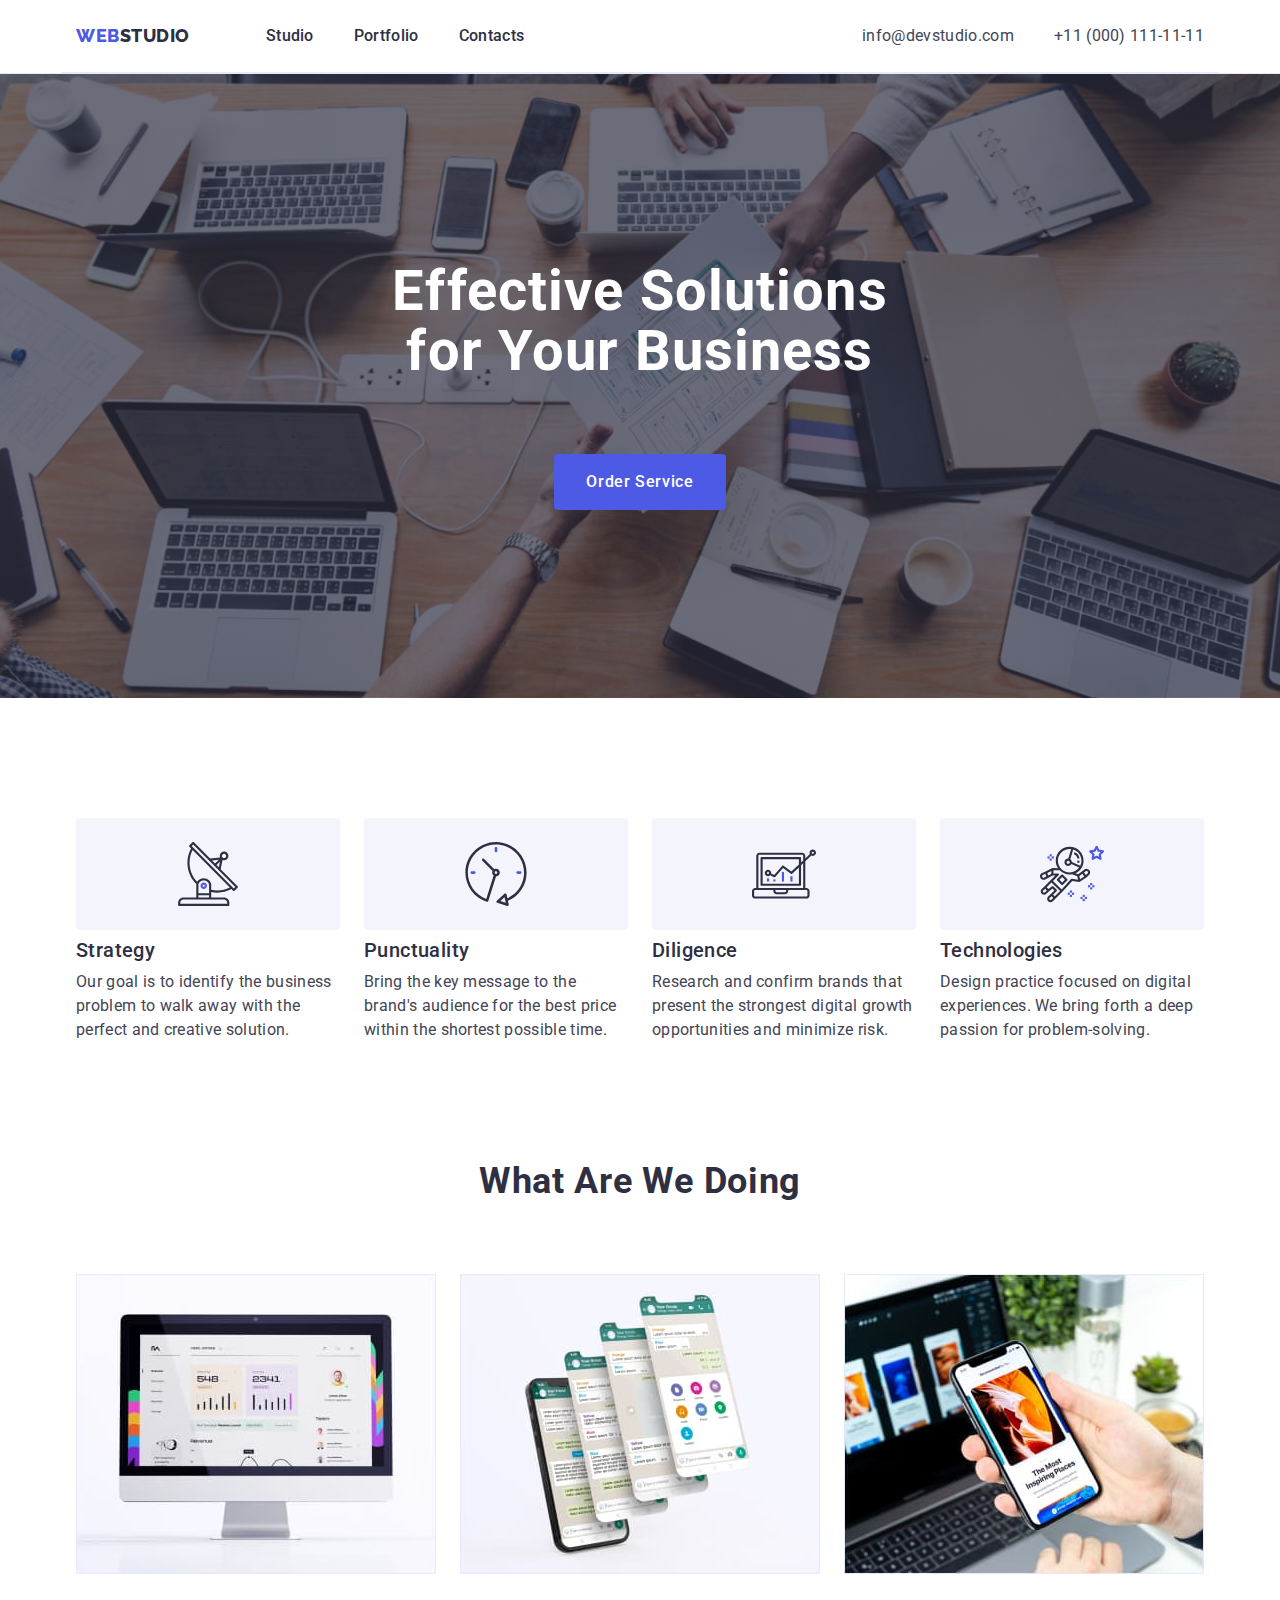
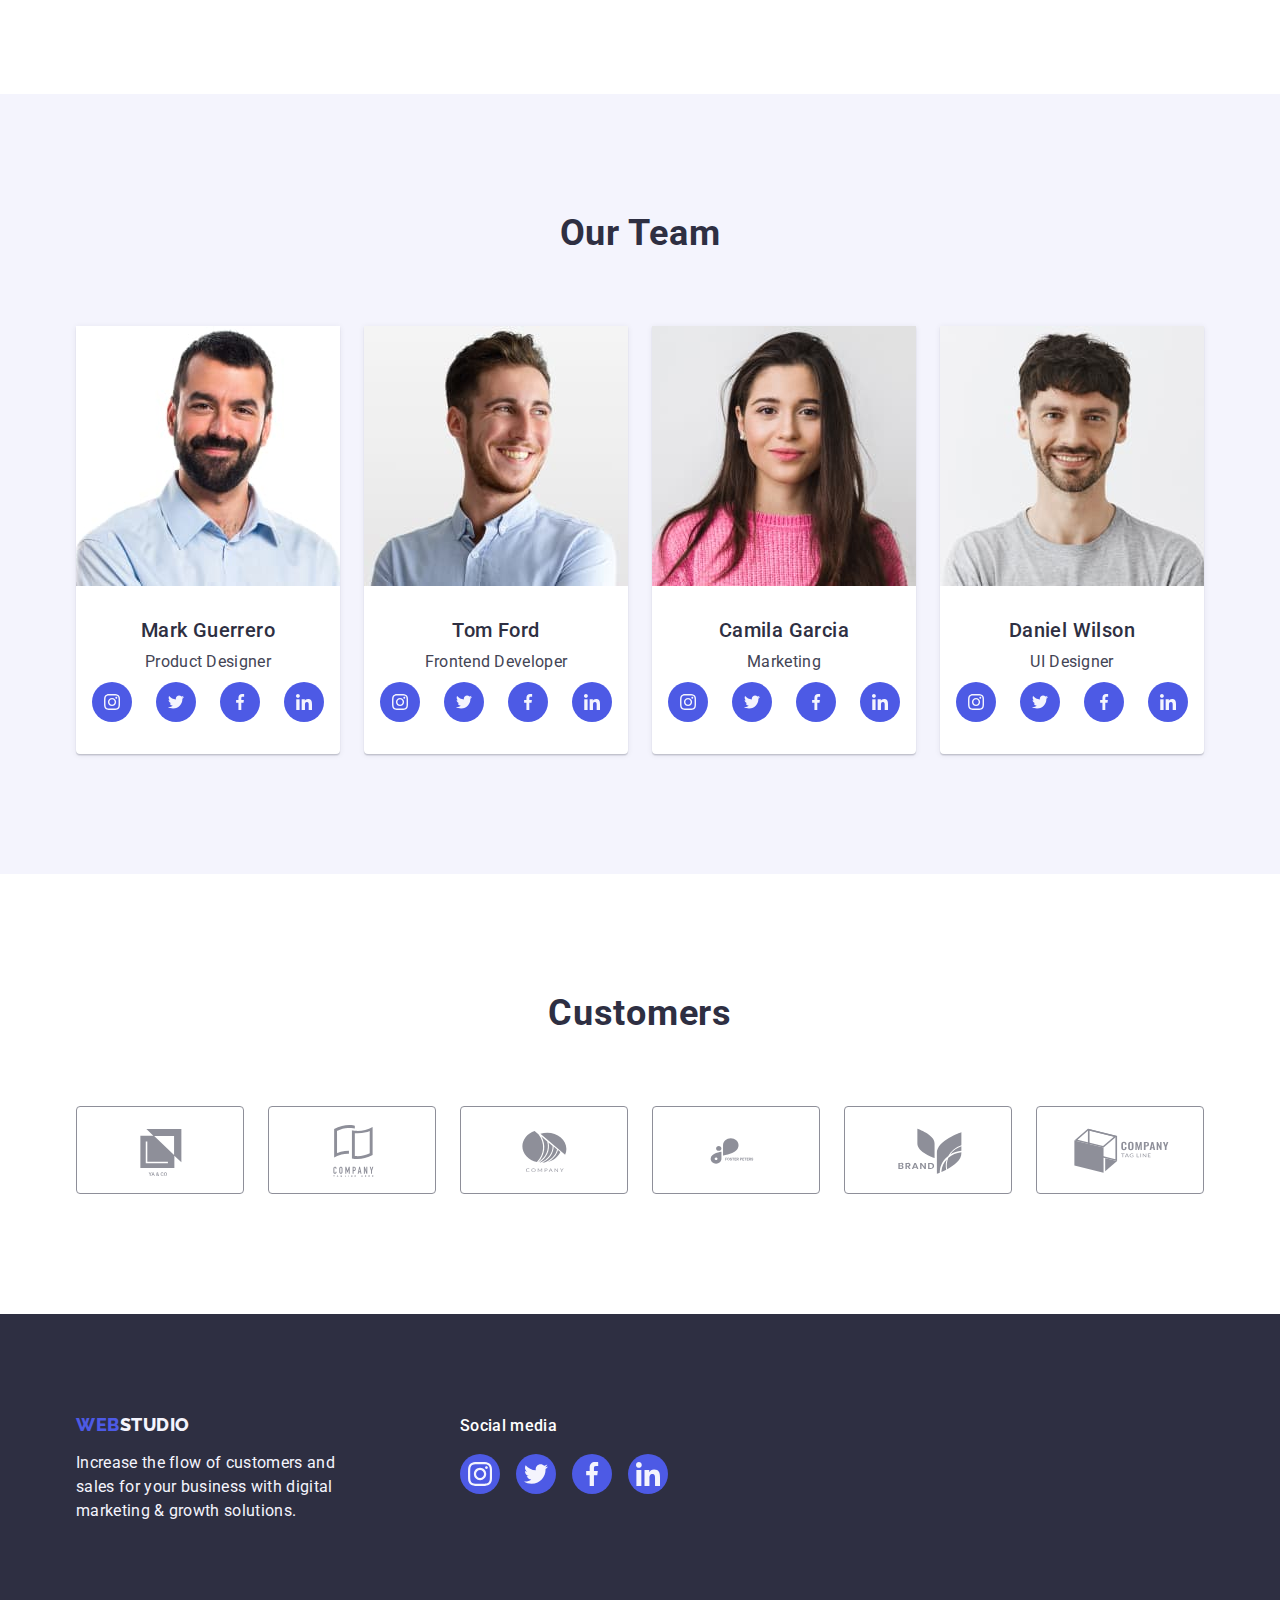
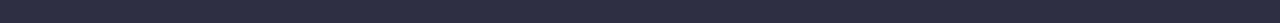
<file: index.html>
<!DOCTYPE html>
<html lang="en">
<head>
    <meta charset="UTF-8">
    <meta name="viewport" content="width=device-width, initial-scale=1.0">
    <title>Document_main</title>
    <link rel="preconnect" href="https://fonts.googleapis.com">
    <link rel="preconnect" href="https://fonts.gstatic.com" crossorigin>
    <link href="https://fonts.googleapis.com/css2?family=Raleway:wght@800&family=Roboto:wght@400;500;700;900&display=swap" 
    rel="stylesheet">
    <link rel="stylesheet" href="https://cdnjs.cloudflare.com/ajax/libs/modern-normalize/2.0.0/modern-normalize.min.css" 
    integrity="sha512-4xo8blKMVCiXpTaLzQSLSw3KFOVPWhm/TRtuPVc4WG6kUgjH6J03IBuG7JZPkcWMxJ5huwaBpOpnwYElP/m6wg==" 
    crossorigin="anonymous" 
    referrerpolicy="no-referrer" />
    <link href="css/styles.css" rel="stylesheet">
</head>
<body>
    <header class="header_main">
        <div class="container header_div"> 
        <nav class="header_nav"> 
            <a href="./index.html" class="logo_web link">WEB<span class="logo_header">Studio</span></a>           
             <ul class="list list_nav">
                <li><a href="./index.html" class="link">Studio</a></li>
                <li><a href="./portfolio.html" class="link">Portfolio</a></li>
                <li><a href="" class="link">Contacts</a></li>
            </ul>
        </nav>
        <address class="header_address">
            <ul class="list list_address">
              <li><a href="mailto:info@devstudio.com" class="link_address link ">info@devstudio.com</a></li>
              <li><a href="tel:+110001111111" class="link link_address">+11 (000) 111-11-11</a></li>
            </ul>
          </address>
        </div>
    </header>
    <main>
        <section class="header_background">
        <div class="container">
            <h1 class="header-primary">Effective Solutions for Your Business</h1>
            <button type="button" class="button_first button_text">Order Service</button>
        </div>
        </section>
        <section class="section_strategy">
        <div class="container">
            <h2 class="visually-hidden">/</h2>
                <ul class="list list_strategy">
                    <li class="strategy_calc">
                    <div class="strategy_icons_backgr">
                    <svg width="64" height="64">
                    <use href="./images/icons.svg#icon-antenna-1"></use>
                    </svg></div>
                    <h3 class="terms">Strategy</h3>
                    <p class="terms_description">Our goal is to identify the business problem to walk away with the perfect and creative solution.</p>
                    </li>
                    <li class="strategy_calc">
                    <div class="strategy_icons_backgr">
                    <svg width="64" height="64">
                    <use href="./images/icons.svg#icon-clock-1"></use>
                    </svg></div>
                    <h3 class="terms">Punctuality</h3>
                    <p class="terms_description">Bring the key message to the brand's audience for the best price within the shortest possible time.</p>
                    </li>
                    <li class="strategy_calc">
                    <div class="strategy_icons_backgr">
                    <svg width="64" height="64">
                    <use href="./images/icons.svg#icon-diagram-1"></use>
                    </svg></div>
                    <h3 class="terms">Diligence</h3>
                    <p class="terms_description">Research and confirm brands that present the strongest digital growth opportunities and minimize risk.</p>
                    </li>
                    <li class="strategy_calc">
                    <div class="strategy_icons_backgr">
                    <svg width="64" height="64">
                    <use href="./images/icons.svg#icon-astronaut-1"></use>
                    </svg></div>
                    <h3 class="terms">Technologies</h3>
                    <p class="terms_description">Design practice focused on digital experiences. We bring forth a deep passion for problem-solving.</p>
                    </li>
                </ul> 
            </div>
        </section>
        <section class="section">
        <div class="container">
            <h2 class="header_third">What are we doing</h2>
                <ul class="list list_doing">
                    <li class="doing_calc"><img src="./images/img1.jpg" alt="comp"></li>
                    <li class="doing_calc"><img src="./images/img2.jpg" alt="phone"></li>
                    <li class="doing_calc"><img src="./images/img3.jpg" alt="handwithphone"></li>
                </ul>
        </div>
        </section>
        <section class="section background">
        <div class="container">
            <h2 class="header_fourth">Our Team</h2>
                <ul class="list list_team">
                    <li class="photo-team">
                        <img src="./images/img4.jpg" alt="smiling middle-aged man with beard">
                        <div class="team_div">
                        <h3 class="terms_team">Mark Guerrero</h3> 
                        <p class="terms_description_team">Product Designer</p>
                <ul class="list team_social_links">
                    <li class="social_icon_list">  
                        <a href="/" class="social_icons">
                        <svg width="16" height="16" class="icons_team">
                        <use width="16" href="./images/icons.svg#icon-instagram-m"></use>
                        </svg></a></li>
                    <li class="social_icon_list">  
                        <a href="/" class="social_icons">
                        <svg width="16" height="16" class="icons_team">
                        <use width="16" href="./images/icons.svg#icon-twitter-m"></use>
                        </svg></a></li>
                    <li class="social_icon_list">  
                        <a href="/" class="social_icons">
                        <svg width="16" height="16" class="icons_team">
                        <use width="16" href="./images/icons.svg#icon-facebook-m"></use>
                        </svg></a></li>
                    <li class="social_icon_list">  
                        <a href="/" class="social_icons">
                        <svg width="16" height="16" class="icons_team">
                        <use width="16" href="./images/icons.svg#icon-linkedin-m"></use>
                        </svg></a></li></ul>
                    </div></li>
                    <li class="photo-team">
                        <img src="./images/img5.jpg" alt="smiling young man in blue shirt">
                        <div class="team_div">
                        <h3 class="terms_team">Tom Ford</h3> 
                        <p class="terms_description_team">Frontend Developer</p>
                <ul class="list team_social_links">
                    <li class="social_icon_list">  
                        <a href="/" class="social_icons">
                        <svg width="16" height="16" class="icons_team">
                        <use width="16" href="./images/icons.svg#icon-instagram-m"></use>
                        </svg></a></li>
                    <li class="social_icon_list">  
                        <a href="/" class="social_icons">
                        <svg width="16" height="16" class="icons_team">
                        <use width="16" href="./images/icons.svg#icon-twitter-m"></use>
                        </svg></a></li>
                    <li class="social_icon_list">  
                        <a href="/" class="social_icons">
                        <svg width="16" height="16" class="icons_team">
                        <use width="16" href="./images/icons.svg#icon-facebook-m"></use>
                        </svg></a></li>
                    <li class="social_icon_list">  
                        <a href="/" class="social_icons">
                        <svg width="16" height="16" class="icons_team">
                        <use width="16" href="./images/icons.svg#icon-linkedin-m"></use>
                        </svg></a></li></ul>
                        </div></li>
                    <li class="photo-team">
                        <img src="./images/img6.jpg" alt="beautiful young woman with long dark hair">
                        <div class="team_div">  
                        <h3 class="terms_team">Camila Garcia</h3> 
                        <p class="terms_description_team">Marketing</p>
                <ul class="list team_social_links">
                    <li class="social_icon_list">  
                        <a href="/" class="social_icons">
                        <svg width="16" height="16" class="icons_team">
                        <use width="16" href="./images/icons.svg#icon-instagram-m"></use>
                        </svg></a></li>
                    <li class="social_icon_list">  
                        <a href="/" class="social_icons">
                        <svg width="16" height="16" class="icons_team">
                        <use width="16" href="./images/icons.svg#icon-twitter-m"></use>
                        </svg></a></li>
                    <li class="social_icon_list">  
                        <a href="/" class="social_icons">
                        <svg width="16" height="16" class="icons_team">
                        <use width="16" href="./images/icons.svg#icon-facebook-m"></use>
                        </svg></a></li>
                    <li class="social_icon_list">  
                        <a href="/" class="social_icons">
                        <svg width="16" height="16" class="icons_team">
                        <use width="16" href="./images/icons.svg#icon-linkedin-m"></use>
                        </svg></a></li></ul>
                        </div></li>
                    <li class="photo-team">
                        <img src="./images/img7.jpg" alt="young smiling man in gray t-shirt">
                        <div class="team_div">  
                        <h3 class="terms_team">Daniel Wilson</h3> 
                        <p class="terms_description_team">UI Designer</p>
                <ul class="list team_social_links">
                    <li class="social_icon_list">  
                        <a href="/" class="social_icons">
                        <svg width="16" height="16" class="icons_team">
                        <use width="16" href="./images/icons.svg#icon-instagram-m"></use>
                        </svg></a></li>
                    <li class="social_icon_list">  
                        <a href="/" class="social_icons">
                        <svg width="16" height="16" class="icons_team">
                        <use width="16" href="./images/icons.svg#icon-twitter-m"></use>
                        </svg></a></li>
                    <li class="social_icon_list">  
                        <a href="/" class="social_icons">
                        <svg width="16" height="16" class="icons_team">
                        <use width="16" href="./images/icons.svg#icon-facebook-m"></use>
                        </svg></a></li>
                    <li class="social_icon_list">  
                        <a href="/" class="social_icons">
                        <svg width="16" height="16" class="icons_team">
                        <use width="16" href="./images/icons.svg#icon-linkedin-m"></use>
                        </svg></a></li></ul>
                        </div></li>
                </ul>
        </div>
        </section>
        <section class="section">
            <div class="container">
                <h2 class="header_last">Customers</h2>
                    <ul class="list list_doing">
                        <li class="customers_calc">
                            <a href="/" class="customers_icons">
                            <svg width="104" height="56" class="customers_logo">
                            <use href="./images/icons.svg#icon-Logo"></use>
                        </svg></a></li>
                        <li class="customers_calc">
                            <a href="/" class="customers_icons">
                            <svg width="104" height="56" class="customers_logo">
                            <use href="./images/icons.svg#icon-Logo1"></use>
                        </svg></a></li>
                        <li class="customers_calc">
                            <a href="/" class="customers_icons">
                            <svg width="104" height="56" class="customers_logo">
                            <use href="./images/icons.svg#icon-Logo2"></use>
                        </svg></a></li>
                        <li class="customers_calc">
                            <a href="/" class="customers_icons">
                            <svg width="104" height="56" class="customers_logo">
                            <use href="./images/icons.svg#icon-Client-4"></use>
                        </svg></a></li>
                        <li class="customers_calc">
                            <a href="/" class="customers_icons">
                            <svg width="104" height="56" class="customers_logo">
                            <use href="./images/icons.svg#icon-Logo3"></use>
                        </svg></a></li>
                        <li class="customers_calc">
                            <a href="/" class="customers_icons">
                            <svg width="104" height="56" class="customers_logo">
                            <use href="./images/icons.svg#icon-Logo4"></use>
                        </svg></a></li>         
                    </ul>
            </div>
            </section>
    </main>
    <footer class="footer-part">
        <div class="container footer_content">
        <div class="footer_logo">
            <a href="/" class="link_footer">
                <span class="logo_web_footer">WEB</span><span class="logo_footer">Studio</span></a>
            <p class="footer-text">Increase the flow of customers and sales for your business with digital marketing & growth solutions.</p>
        </div>
        <div>
            <p class="social_text_footer">Social media</p>
            <ul class="list social_links_footer">
                <li class="social_icon_footer">
                <a href="/" class="social_media_link">
                    <svg width="24" height="24" class="social_media_fill">
                    <use width="24" height="24" href="./images/icons.svg#icon-instagram-d"></use>
                </svg></a></li>
                <li class="social_icon_footer">
                <a href="/" class="social_media_link">
                    <svg width="24" height="24" class="social_media_fill">
                    <use width="24" height="24" href="./images/icons.svg#icon-twitter-d"></use>
                </svg></a></li>
                <li class="social_icon_footer">
                <a href="/" class="social_media_link">
                    <svg width="24" height="24" class="social_media_fill">
                    <use width="24" height="24" href="./images/icons.svg#icon-facebook-d"></use>
                </svg></a></li>
                <li class="social_icon_footer">
                <a href="/" class="social_media_link">
                    <svg width="24" height="24" class="social_media_fill">
                    <use width="24" height="24" href="./images/icons.svg#icon-linkedin-d"></use>
                </svg></a></li></ul></div></div>
    </footer>
</body>
</html>
</file>
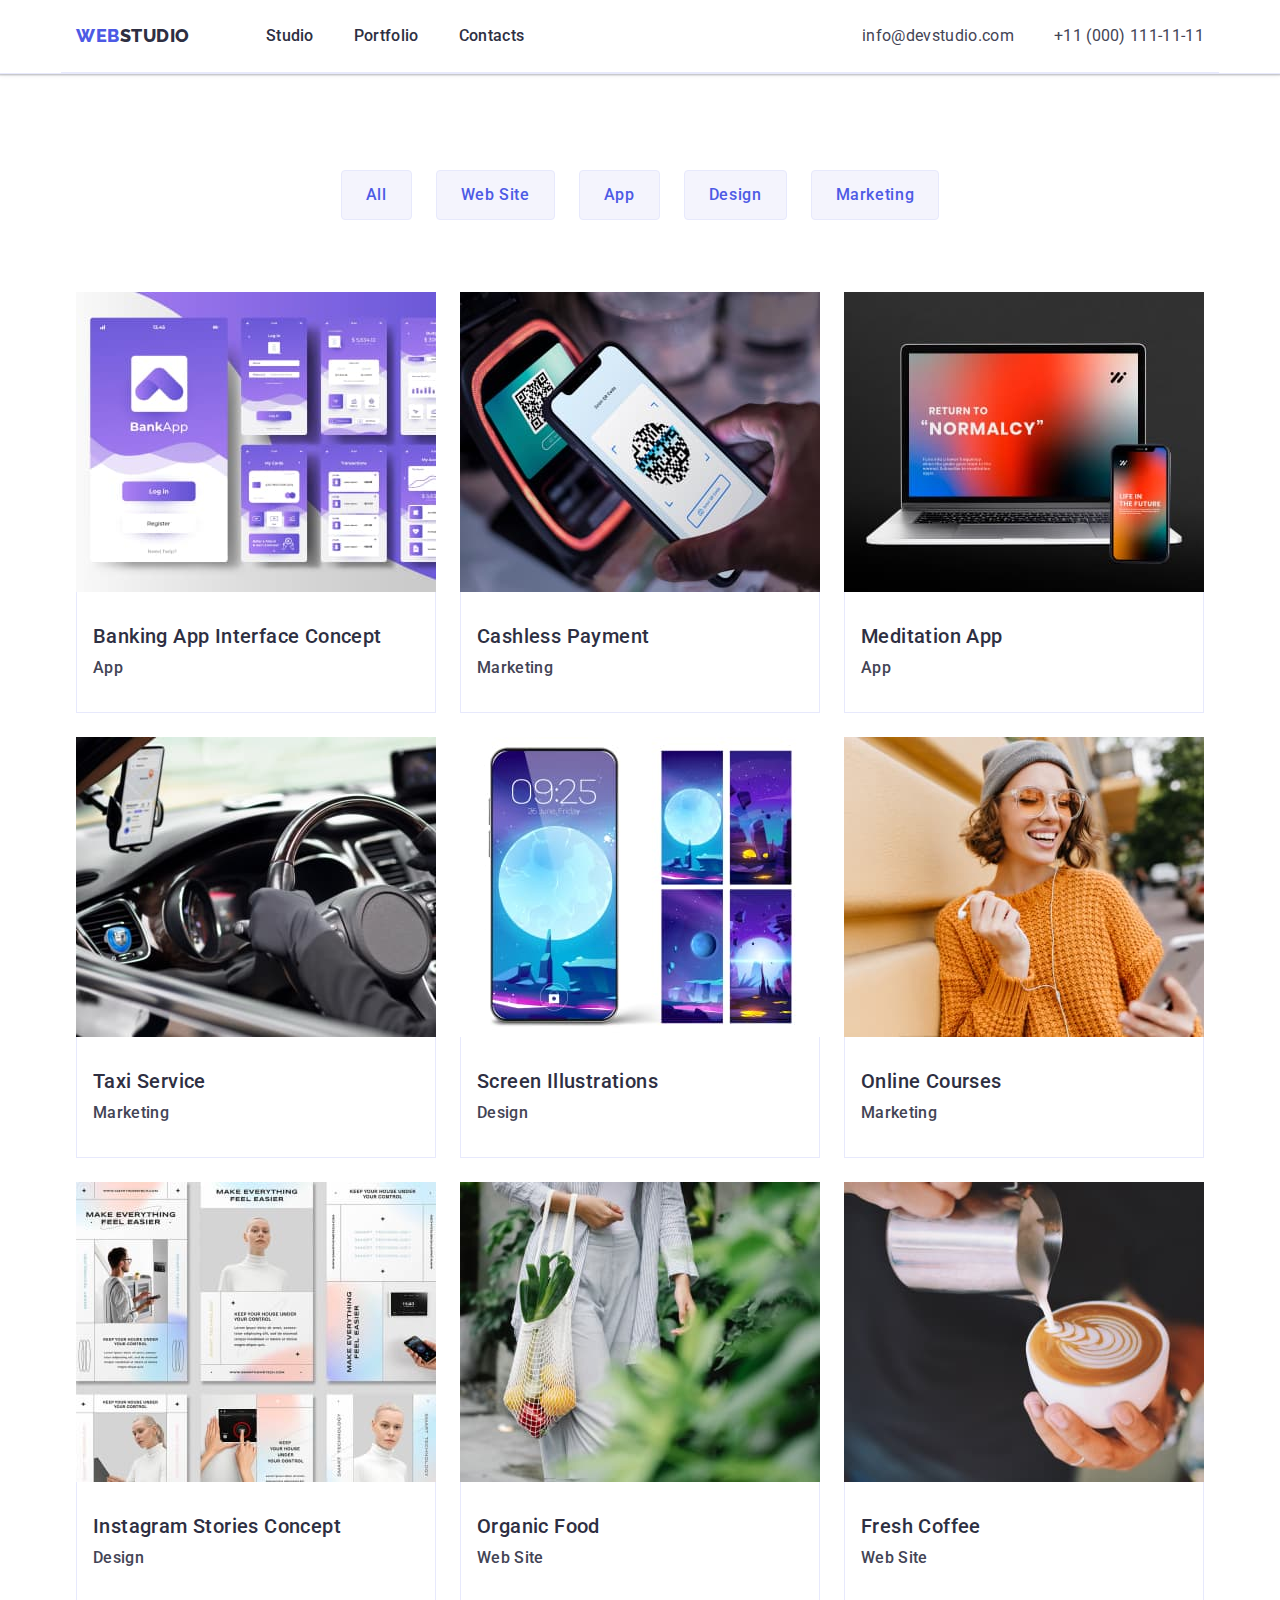
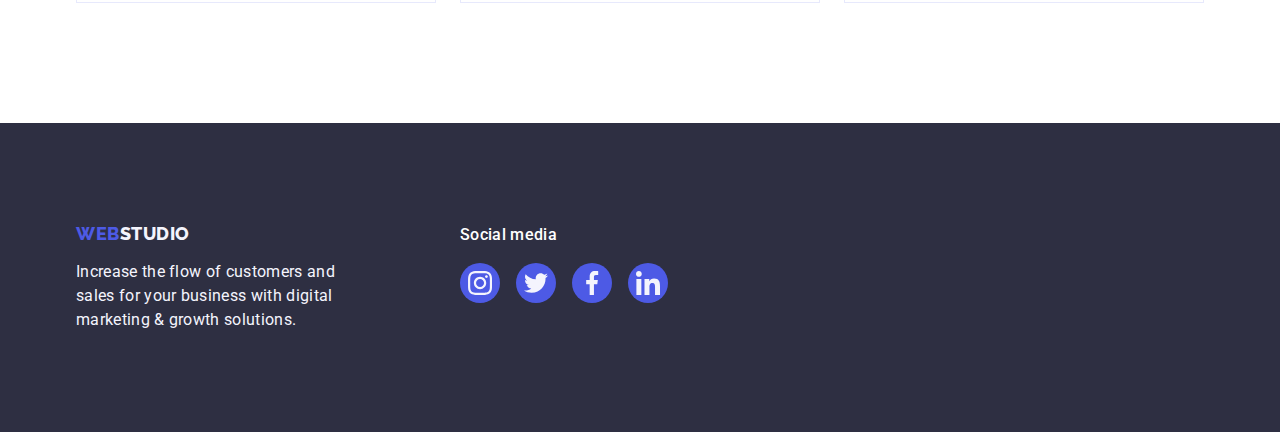
<file: portfolio.html>
<!DOCTYPE html>
<html lang="en">
    <head>
        <meta charset="UTF-8">
        <meta name="viewport" content="width=device-width, initial-scale=1.0">
        <title>Document_main</title>
        <link rel="preconnect" href="https://fonts.googleapis.com">
        <link rel="preconnect" href="https://fonts.gstatic.com" crossorigin>
        <link href="https://fonts.googleapis.com/css2?family=Raleway:wght@800&family=Roboto:wght@400;500;700;900&display=swap" 
        rel="stylesheet">
        <link rel="stylesheet" href="https://cdnjs.cloudflare.com/ajax/libs/modern-normalize/2.0.0/modern-normalize.min.css" 
        integrity="sha512-4xo8blKMVCiXpTaLzQSLSw3KFOVPWhm/TRtuPVc4WG6kUgjH6J03IBuG7JZPkcWMxJ5huwaBpOpnwYElP/m6wg==" 
        crossorigin="anonymous" 
        referrerpolicy="no-referrer" />
        <link href="css/styles.css" rel="stylesheet">
    </head>
    <body>
        <header class="header_main">
            <div class="container header_div"> 
            <nav class="header_nav"> 
                <a href="./index.html" class="logo_web link">WEB<span class="logo_header">Studio</span></a>           
                <ul class="list list_nav">
                    <li><a href="./index.html" class="link">Studio</a></li>
                    <li><a href="./portfolio.html" class="link">Portfolio</a></li>
                    <li><a href="" class="link">Contacts</a></li>
                </ul>
            </nav>
            <address class="header_address">
                <ul class="list list_address">
                  <li><a href="mailto:info@devstudio.com" class="link_address link ">info@devstudio.com</a></li>
                  <li><a href="tel:+110001111111" class="link link_address">+11 (000) 111-11-11</a></li>
                </ul>
              </address>
            </div>
        </header>
    <main>
        <section class="section_portfolio">
        <div class="container">
            <h1 class="visually-hidden">/</h1>
                <ul class="list buttons_section_one" >
                    <li><button type="button" class="list_button">All</button></li>
                    <li><button type="button" class="list_button">Web Site</button></li>
                    <li><button type="button" class="list_button">App</button></li>
                    <li><button type="button" class="list_button">Design</button></li>
                    <li><button type="button" class="list_button">Marketing</button></li>
                </ul> 
                <ul class="list_portf">
                    <li class="photo_portf"><a href="/" class="link portfolio_link"><img src="./images/img8.jpg" alt="banking application designs" width="360"> 
                        <div class="portfolio_div">
                        <h2 class="terms-portfolio">Banking App Interface Concept</h2>
                        <p class="terms-descrip-portf">App</p></div></a></li>
                    <li class="photo_portf"><a href="/" class="link portfolio_link"><img src="./images/img9.jpg" alt="hand holding phone scanning qr code" width="360">
                        <div class="portfolio_div">
                        <h2 class="terms-portfolio">Cashless Payment</h2>
                        <p class="terms-descrip-portf">Marketing</p></div></a></li>
                    <li class="photo_portf"><a href="/" class="link portfolio_link"><img src="./images/img10.jpg" alt="phone and laptop with a meditation application" width="360">
                        <div class="portfolio_div">    
                        <h2 class="terms-portfolio">Meditation App</h2>
                        <p class="terms-descrip-portf">App</p></div></a></li>
                    <li class="photo_portf"><a href="/" class="link portfolio_link"><img src="./images/img11.jpg" alt="modern car interior with phone navigation" width="360">
                        <div class="portfolio_div">
                        <h2 class="terms-portfolio">Taxi Service</h2>
                        <p class="terms-descrip-portf">Marketing</p></div></a></li>
                    <li class="photo_portf"><a href="/" class="link portfolio_link"><img src="./images/img12.jpg" alt="phone wallpaper design" width="360">
                        <div class="portfolio_div">
                        <h2 class="terms-portfolio">Screen Illustrations</h2>
                        <p class="terms-descrip-portf">Design</p></div></a></li>
                    <li class="photo_portf"><a href="/" class="link portfolio_link"><img src="./images/img13.jpg" alt="young girl in sunglasses listening to music from iphone" width="360">
                        <div class="portfolio_div">
                        <h2 class="terms-portfolio">Online Courses</h2>
                        <p class="terms-descrip-portf">Marketing</p></div></a></li>
                    <li class="photo_portf"><a href="/" class="link portfolio_link"><img src="./images/img14.jpg" alt="instagram post projects" width="360">
                        <div class="portfolio_div">
                        <h2 class="terms-portfolio">Instagram Stories Concept</h2>
                        <p class="terms-descrip-portf">Design</p></div></a></li>
                    <li class="photo_portf"><a href="/" class="link portfolio_link"><img src="./images/img15.jpg" alt="woman carrying eco food" width="360">
                        <div class="portfolio_div">
                        <h2 class="terms-portfolio">Organic Food</h2>
                        <p class="terms-descrip-portf">Web Site</p></div></a></li>
                    <li class="photo_portf"><a href="/" class="link portfolio_link"><img src="./images/img16.jpg" alt="cup of fresh coffee" width="360">
                        <div class="portfolio_div">
                        <h2 class="terms-portfolio">Fresh Coffee</h2>
                        <p class="terms-descrip-portf">Web Site</p></div></a></li>
                </ul>
        </div>
    </section>
    </main>
    <footer class="footer-part">
        <div class="container footer_content">
        <div class="footer_logo">
            <a href="/" class="link_footer">
                <span class="logo_web_footer">WEB</span><span class="logo_footer">Studio</span></a>
            <p class="footer-text">Increase the flow of customers and sales for your business with digital marketing & growth solutions.</p>
        </div>
        <div>
            <p class="social_text_footer">Social media</p>
            <ul class="list social_links_footer">
                <li class="social_icon_footer">
                <a href="/" class="social_media_link">
                    <svg width="24" height="24" class="social_media_fill">
                    <use width="24" height="24" href="./images/icons.svg#icon-instagram-d"></use>
                </svg></a></li>
                <li class="social_icon_footer">
                <a href="/" class="social_media_link">
                    <svg width="24" height="24" class="social_media_fill">
                    <use width="24" height="24" href="./images/icons.svg#icon-twitter-d"></use>
                </svg></a></li>
                <li class="social_icon_footer">
                <a href="/" class="social_media_link">
                    <svg width="24" height="24" class="social_media_fill">
                    <use width="24" height="24" href="./images/icons.svg#icon-facebook-d"></use>
                </svg></a></li>
                <li class="social_icon_footer">
                <a href="/" class="social_media_link">
                    <svg width="24" height="24" class="social_media_fill">
                    <use width="24" height="24" href="./images/icons.svg#icon-linkedin-d"></use>
                </svg></a></li></ul></div></div>
    </footer>
</body>
</html>
</file>
<file: css/styles.css>
:root {
    --navy-blue-color:var(--navy-blue-color);
    --iris-color:var(--iris-color);
    --ocean-color:var(--ocean-color);
    --slate-color:var(--slate-color);
    --white-color:var(--white-color);
    --cloud-color:var(--cloud-color)
}

* { 
    box-sizing: border-box;
    margin: 0;
    padding: 0;
} 

img {
    display: block;
}

body  {
    font-family: 'Roboto', sans-serif;
    color: var(--NAVY-BLUE, #2E2F42);
    color: var(--WHITE, #FFFFFF);
    color: var(--SLATE, #434455);
    font-size: 16px;
    font-style: normal;
    background: var(--WHITE, #FFFFFF);
}

.header_main {
    border-bottom: 1px solid var(--CORNFLOWER, #E7E9FC);
    display: flex;
    align-items: center;
    box-shadow: 0px 1px 6px 0px rgba(46, 47, 66, 0.08), 0px 1px 1px 0px rgba(46, 47, 66, 0.16), 0px 2px 1px 0px rgba(46, 47, 66, 0.08); 
}

.header_div {
    border-bottom: 1px solid var(--CORNFLOWER, #E7E9FC);
    display: flex;
    align-items: center;
}

.header_nav {
    display: flex;
    align-items: center;
}

.list {
    display: inline-flex;
    list-style: none;
}

.list_nav {
    display: flex;    
    align-items: center;
    gap: 40px;
}

.list_nav:first-child {
    margin-left: 0;
  }

.list_nav:last-child {
    margin-right: 0;
  }

.header_address {
    display: flex;
    margin-left: auto;
}

.header_address .link {
    display: inline-block;
    transition: color 250ms cubic-bezier(0.4, 0, 0.2, 1); 
}

.list_address {
    display: flex;    
    align-items: center;
    gap: 40px;
    margin-left: auto;
}

.section {
    padding-top: 120px;
    padding-bottom: 120px;
}

.section_portfolio {
    padding-top: 96px;
    padding-bottom: 120px;
}

.section_strategy{
    padding-top: 120px;
}

.container {
    width: 1158px;
    outline: 1px;
    margin: 0 auto;
    padding: 0 15px;
}

.link {
    text-decoration: none;
    color: var(--NAVY-BLUE, #2E2F42);
    font-weight: 500;
    font-size: 16px;
    line-height: 1.5;
    letter-spacing: 0.02em;
    font-style: normal;
    list-style: none;
    text-decoration: none;
    padding: 24px 0;
}

.link:hover,
.link:focus {
    color: var(--IRIS, #404bbf);
    text-decoration: none;
}

.link_address {
    color: var(--SLATE, #434455);
    font-weight: 400;
}

.header_background {
    background: var(--NAVY-BLUE, #2E2F42);
    padding: 188px 0;
    margin: 0 auto;
    max-width: 1440px;
    background-image: linear-gradient(rgba(46, 47, 66, 0.7), rgba(46, 47, 66, 0.7)), url(../images/img17.jpg);
    background-size: cover;
    background-repeat: no-repeat;
    background-position: center;
}

.logo_web {
    color: var(--IRIS, #4D5AE5);
    font-family: 'Raleway', sans-serif;
    font-size: 18px;
    font-weight: 800;
    line-height: 1.17;
    letter-spacing: 0.03em;
    text-transform: uppercase;
    text-decoration: none;
    margin-right: 76px;
}

.logo_header {
    color: var(--NAVY-BLUE, #2E2F42);
    font-family: 'Raleway', sans-serif;
    font-size: 18px;
    font-weight: 800;
    line-height: 1.17;
    letter-spacing: 0.03em;
    text-transform: uppercase;
}

.header-primary {
    color: var(--WHITE, #FFFFFF);;
    font-size: 56px;
    line-height: 1.07;
    text-align: center;
    letter-spacing: 0.02em;
    max-width: 496px;
    margin: 0 auto;
    margin-bottom: 72px;
}

.button_first {
    padding: 16px 32px;
    background: var(--IRIS, #4D5AE5);
    border-radius: 4px; 
    margin: 0 auto;
    text-align: center;
    min-width: 169px;
    border: none;
    display: block;
    cursor: pointer;
}

.button_first:hover,
.button_first:focus {
    background-color: var(--IRIS, #404bbf);
}

.button_text {
    font-family: "Roboto", sans-serif;
    color: var(--WHITE, #FFFFFF);;
    font-weight: 500;
    font-size: 16px;
    line-height: 1.5;
    letter-spacing: 0.04em;
}

.list_button {
    font-family: "Roboto", sans-serif;
    color: var(--IRIS, #4D5AE5);
    font-weight: 500;
    font-size: 16px;
    line-height: 1.5;
    letter-spacing: 0.04em; 
    background:var(--CLOUD, #F4F4FD); 
    padding: 12px 24px;
    border: 1px solid #e7e9fc;  
    border-radius: 4px;
}

.list button:hover,
.list button:focus {
    background: var(--OCEAN, #404BBF);
    color: var(--WHITE, #FFF);
    cursor: pointer;
    border: 1px solid transparent;
    box-shadow: 0px 3px 1px rgba(0, 0, 0, 0.1), 0px 2px 1px rgba(0, 0, 0, 0.08), 0px 2px 2px rgba(0, 0, 0, 0.12);
}

.buttons_section_one {
    display: inline-flex;
    justify-content: center;   
    gap: 24px; 
    margin-bottom: 72px;
    display: flex;
}

.visually-hidden {
    position: absolute;
    width: 1px;
    height: 1px;
    margin: -1px;
    border: 0;
    padding: 0;
    white-space: nowrap;
    clip-path: inset(100%);
    clip: rect(0 0 0 0);
    overflow: hidden;
}

.list_strategy {
    display:flex;
    gap: 24px;
    list-style-type: none;
}

.strategy_calc {
    width: calc((100% - 72px) / 4);
}

.strategy_icons_backgr {
    display:flex;
    border-radius: 4px;
    background-color: #F4F4FD; 
    align-items: center;
    justify-content: center;
    height: 112px; 
    margin-bottom: 8px;
}

.terms {
    color: var(--NAVY-BLUE, #2E2F42);
    font-size: 20px;
    line-height: 1.2;
    font-weight: 500;
    letter-spacing: 0.02em;
    margin-bottom: 8px;
}

.terms_team {
    color: var(--NAVY-BLUE, #2E2F42);
    font-size: 20px;
    line-height: 1.2;
    font-weight: 500;
    letter-spacing: 0.02em;
    margin-bottom: 8px;
    text-align: center;
}

.terms-portfolio {
    color: var(--NAVY-BLUE, #2E2F42);
    font-size: 20px;
    line-height: 1.2;
    font-weight: 500;
    letter-spacing: 0.02em;
    margin-bottom: 8px;
}

.terms_description {
    color: var(--SLATE, #434455);
    font-weight: 400;
    letter-spacing: 0.02em;
    line-height: 1.5;
    align-items: flex-start; 
}

.terms_description_team {
    color: var(--SLATE, #434455);
    font-weight: 400;
    letter-spacing: 0.02em;
    line-height: 1.5;
    text-align: center;
}

.terms-descrip-portf {
    color: var(--SLATE, #434455);
    font-size: 16px;
    letter-spacing: 0.02em;
    line-height: 1.5;
    align-items: flex-start; 
}

.list_doing {
    display:flex;
    gap: 24px;
    list-style-type: none;
}

.doing_calc {
    width: calc((100%-48px) /3);
}

.header_third {
    color: var(--NAVY-BLUE, #2E2F42);
    font-size: 36px;
    line-height: 1.11;
    text-align: center;
    letter-spacing: 0.02em;
    text-transform: capitalize;
    margin-bottom: 72px;
}

.background {
    background-color: var(--CLOUD, #F4F4FD); 
}

.header_fourth {
    color: var(--NAVY-BLUE, #2E2F42);
    font-size: 36px;
    line-height: 1.11;
    text-align: center;
    letter-spacing: 0.02em;
    text-transform: capitalize;
    margin-bottom: 72px
}

.list_team {
    display:flex;
    gap: 24px;
    list-style-type: none;
    
}

.photo-team {
    width: calc((100%-72px) /4);
    background: var(--WHITE, #FFF); 
    border-radius: 0px 0px 4px 4px;
    box-shadow: 0px 1px 6px rgba(46, 47, 66, 0.08), 0px 1px 1px rgba(46, 47, 66, 0.16), 0px 2px 1px rgba(46, 47, 66, 0.08);
}

.team_div {
    padding: 32px 0px;
}

.team_social_links {
    display: flex;
    justify-content:center;
    gap: 24px;  
    margin-top: 8px;    
}

.social_icon_list {
    width: 40px;
    height: 40px;
    display: flex;
    align-items: center;
    justify-content: center;  
}

.social_icons {
    width: 100%;
    height: 100%;
    background-color: var(--WHITE, #4d5ae5); 
    border-radius: 50%;
    display: flex;
    align-items: center;
    justify-content: center;
}

.social_icons:hover,
.social_icons:focus {
    background-color: #404bbf;
}

.icons_team {
    fill: var(--WHITE, #f4f4fd);
}

.portfolio_div {
    padding: 32px 16px;
    border: 1px solid #e7e9fc;
    border-top: none; 

}

.list_portf {
    display: flex;
    column-gap: 24px;
    row-gap: 24px;
    flex-wrap: wrap;
    list-style: none;
}

.portfolio_link:hover,
.portfolio_link:focus {
    box-shadow: 0px 1px 6px rgba(46, 47, 66, 0.08), 0px 1px 1px rgba(46, 47, 66, 0.16), 0px 2px 1px rgba(46, 47, 66, 0.08); 
}

.photo_portf {
    width: calc((100% - 48px) / 3);
}

.portfolio_link {
    display: block;
    padding-top: 0;
    padding-bottom: 0;
}

.header_last {
    color: var(--NAVY-BLUE, #2E2F42);
    font-size: 36px;
    line-height: 1.11;
    text-align: center;
    letter-spacing: 0.72px;
    text-transform: capitalize;
    margin-bottom: 72px
}

.customers_calc {
    display: flex;
    width: calc((100% - 120px) /6);
    flex-wrap: nowrap;
    height: 88px; 
    border-radius: 4px; 
}

.customers_icons {
    width: 100%;
    height: 100%;
    border: 1px solid #8e8f99;
    border-radius: 4px;
    display: flex;
    align-items: center; 
    justify-content: center;
    color: var(--LIGHT-SLATE, #8e8f99);
}

.customers_icons:hover,
.customers_icons:focus {
    border-color: var(--OCEAN, #404BBF);
    color: var(--OCEAN, #404BBF);
}

.customers_logo {
    fill: currentColor;
}

.footer-part {
    background: var(--NAVY-BLUE, #2E2F42);
    align-items: center;
    justify-content: flex-start;
    padding: 100px 0;
}

.footer_content {
    display: flex;
    align-items: baseline;
}

.footer_logo {
    margin-right: 120px;
}

.link_footer {
    display: inline-block;
    text-decoration: none;
    color: var(--NAVY-BLUE, #2E2F42);
    font-style: normal;
    list-style: none;
    margin-bottom: 16px;
}

.link_footer:hover,
.link_footer:focus {
    color: var(--IRIS, #404bbf);
    text-decoration: none;
}

.logo_web_footer {
    color: var(--IRIS, #4D5AE5);
    font-family: 'Raleway', sans-serif;
    font-size: 18px;
    font-weight: 800;
    line-height: 1.17;
    letter-spacing: 0.03em;
    text-transform: uppercase;
}

.logo_footer {
    color: var(--CLOUD, #F4F4FD);
    font-family: 'Raleway', sans-serif;
    font-size: 18px;
    font-weight: 800;
    line-height: 1.17;
    letter-spacing: 0.03em;
    text-transform: uppercase;
}

.footer-text {
    line-height: 1.5;
    letter-spacing: 0.02em;
    color: var(--CLOUD, #F4F4FD);
    width: 264px;
}

.social_text_footer {
    color: var(--WHITE, #FFF);
    font-family: Roboto;
    font-size: 16px;
    font-style: normal;
    font-weight: 500;
    line-height: 24px;
    letter-spacing: 0.32px; 
    margin-bottom: 16px;
}

.social_links_footer {
    display: flex;
    gap: 16px; 
}

.social_icon_footer {
    width: 40px;
    height: 40px;
}

.social_media_link:hover,
.social_media_link:focus {
    background-color: #31d0aa;
}

.social_media_link{
    width: 100%;
    height: 100%;
    background-color:var(--IRIS, #4D5AE5);
    border-radius:50%;
    display: flex;
    align-items: center;
    justify-content: center;
}

.social_media_fill {
    fill: var(--CLOUD, #F4F4FD);
}
</file>
